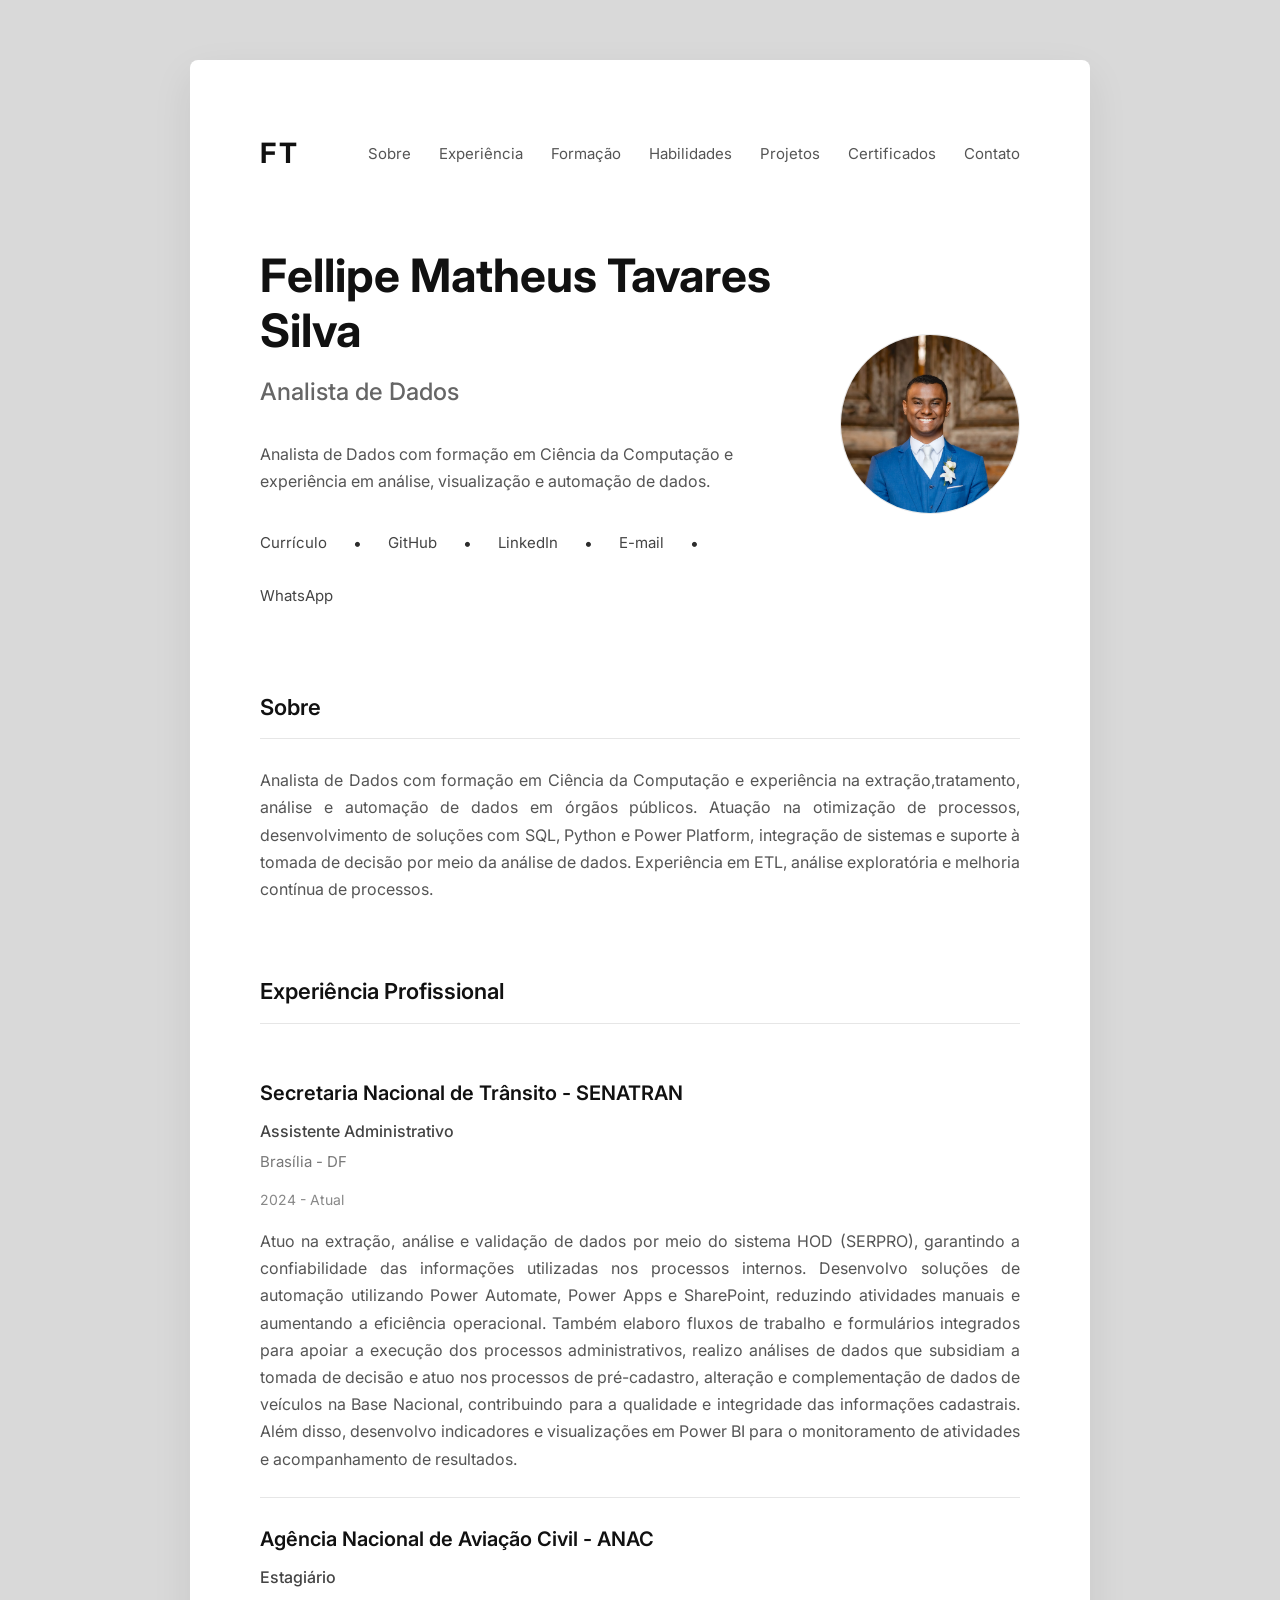
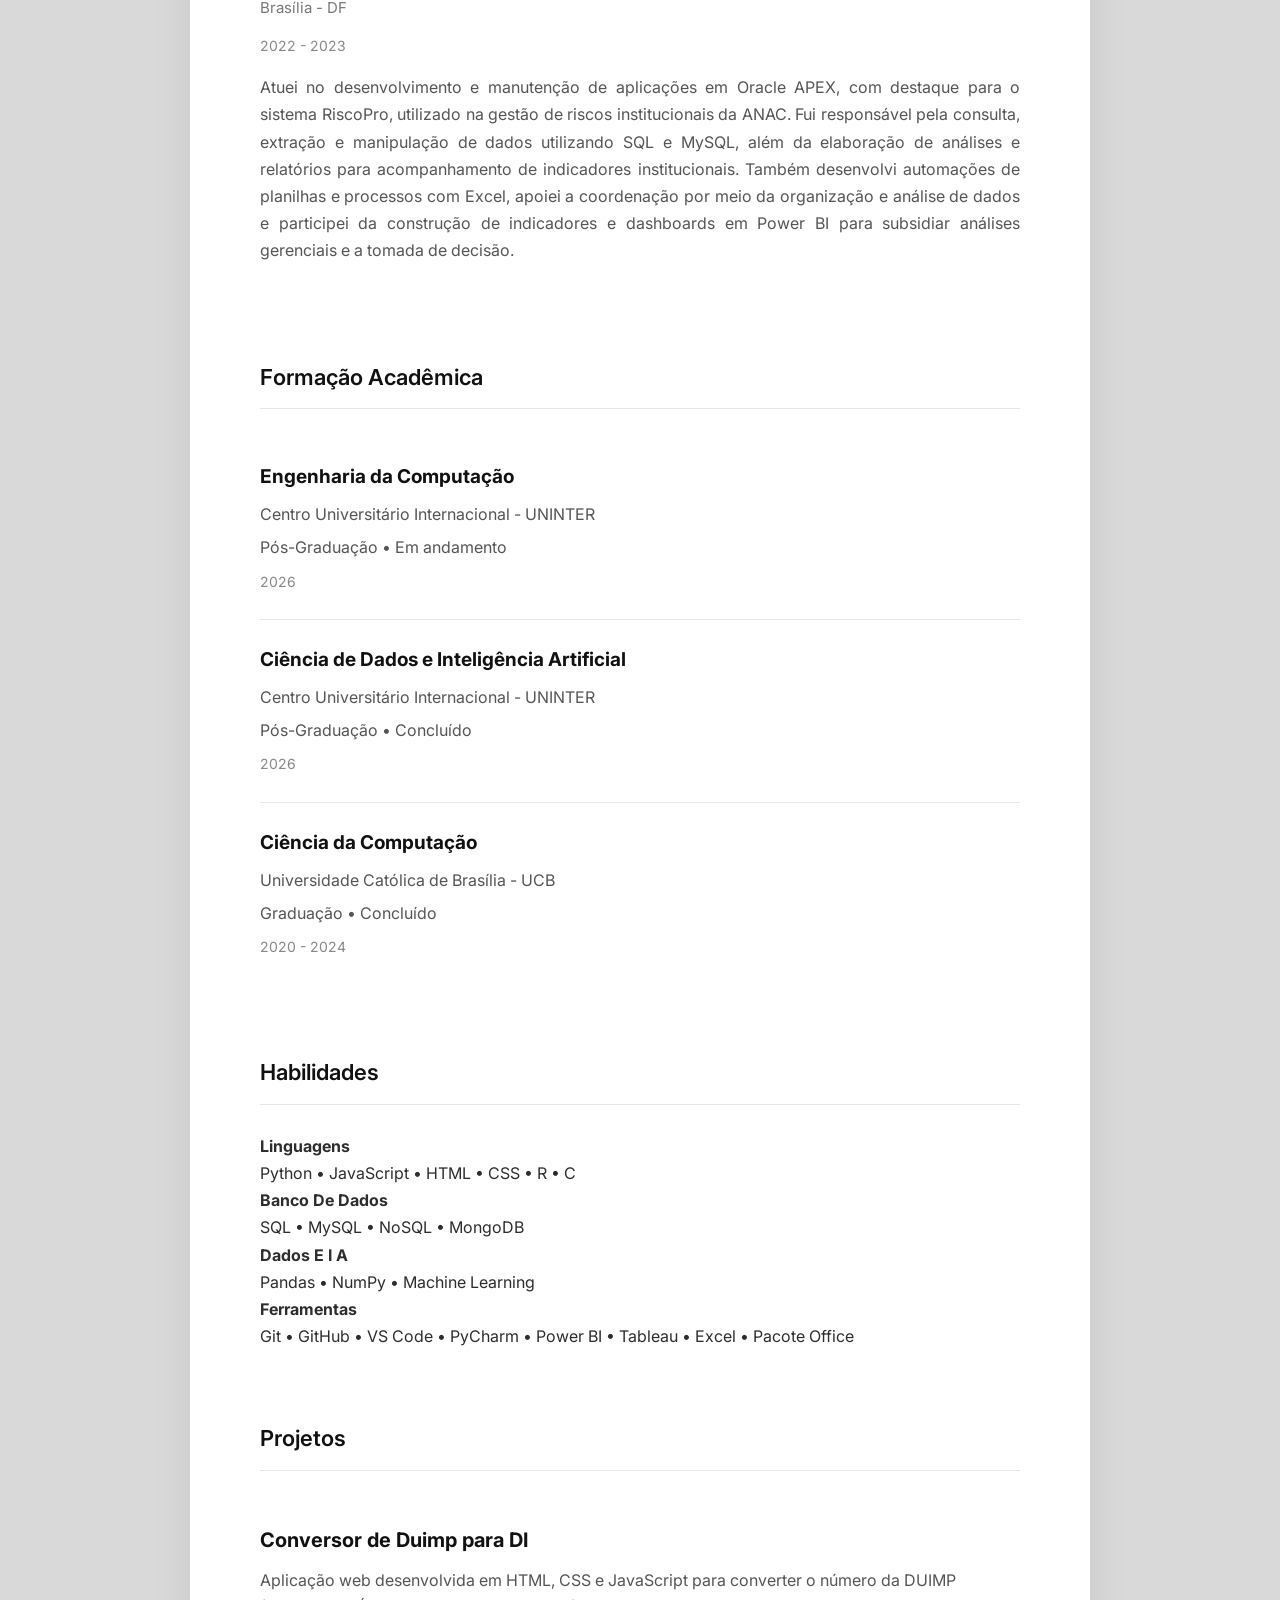
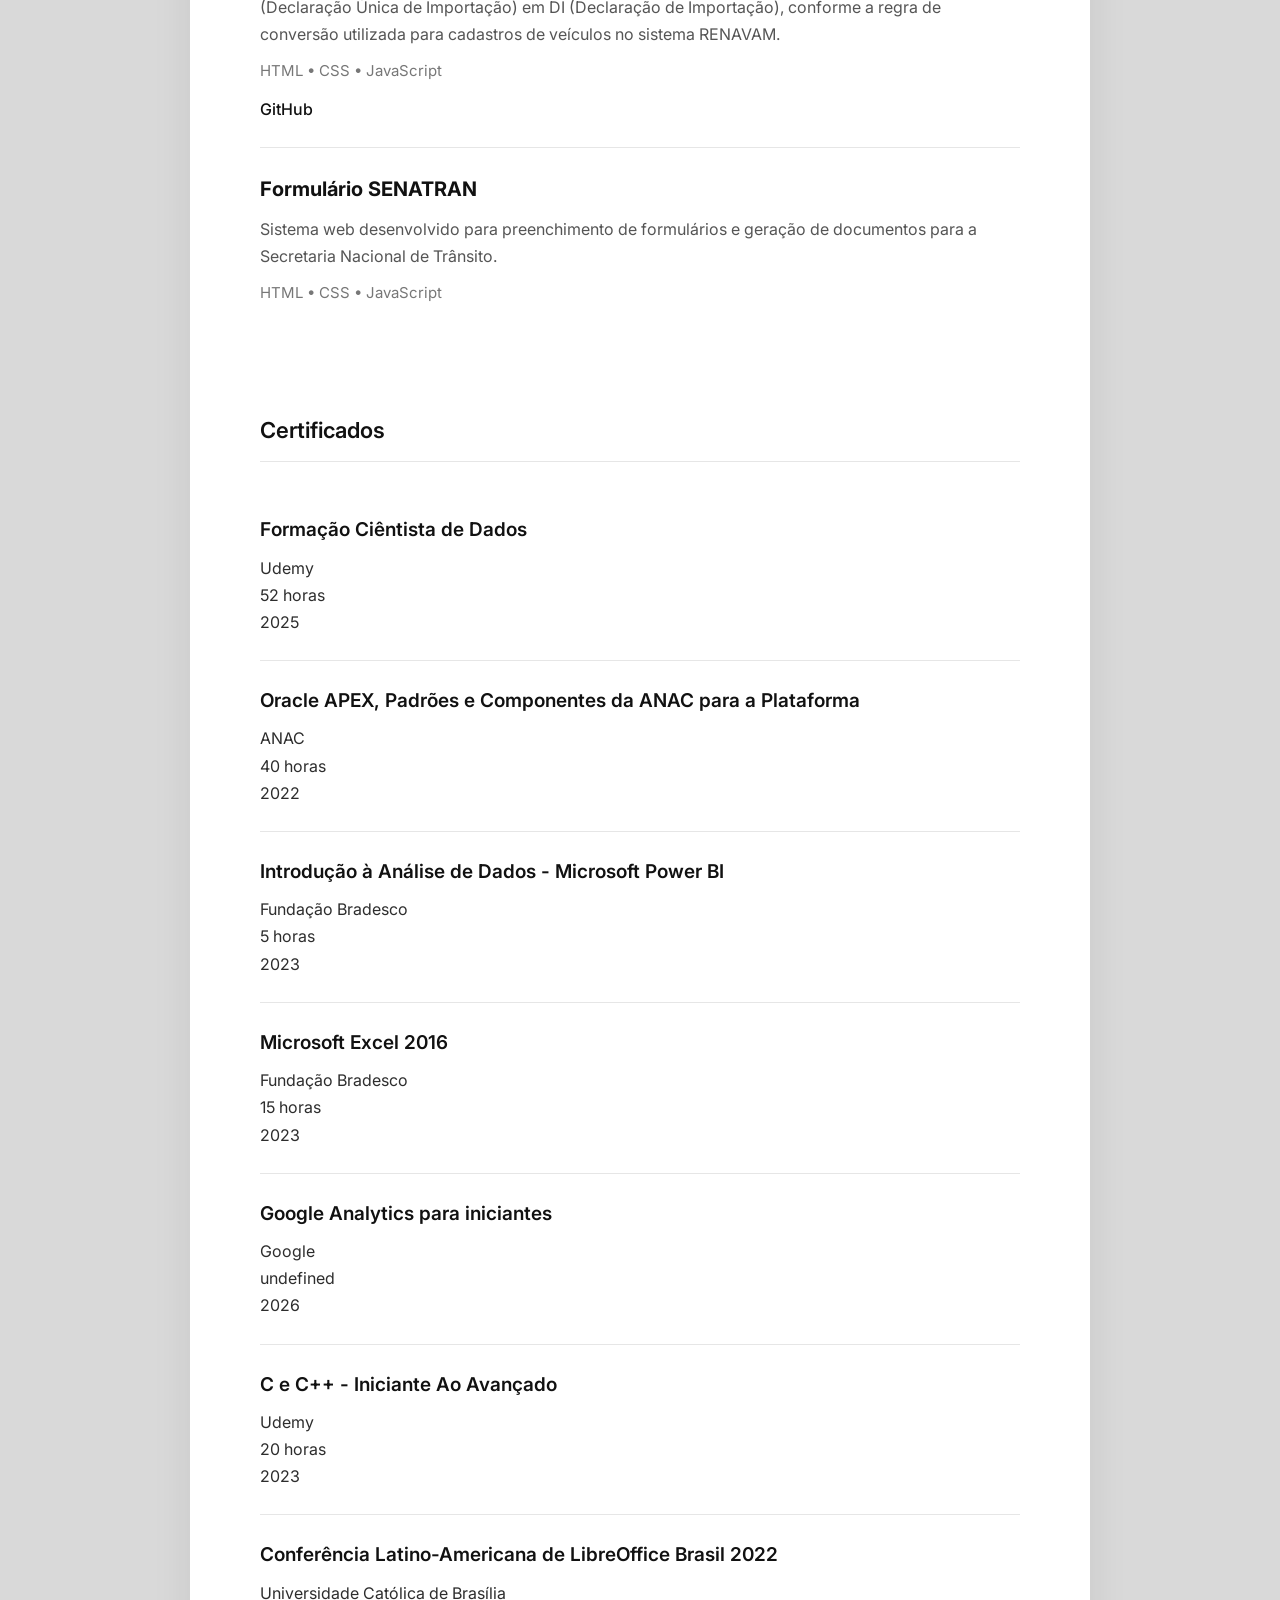
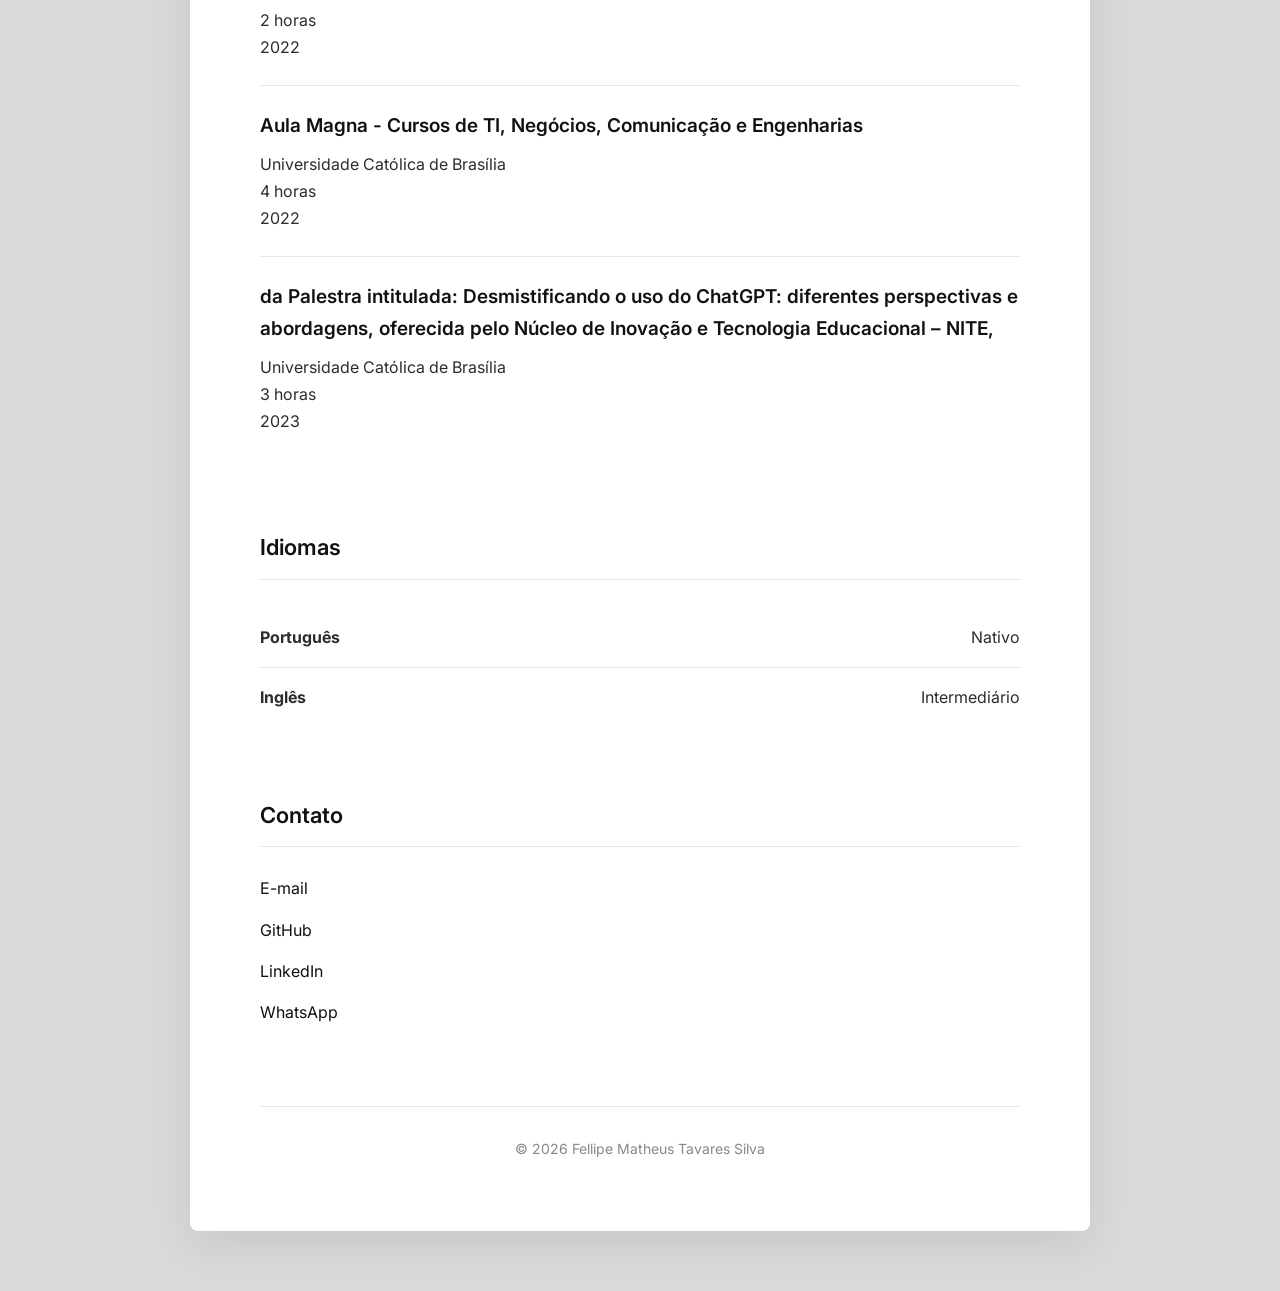
<file: index.html>
<!DOCTYPE html>
<html lang="pt-BR">

<head>

    <meta charset="UTF-8">

    <meta name="viewport"
          content="width=device-width, initial-scale=1.0">

    <title>Fellipe Matheus Tavares Silva</title>

    <meta name="description"
          content="Currículo Online de Fellipe Matheus Tavares Silva">

    <meta name="author"
          content="Fellipe Matheus Tavares Silva">

    <link rel="preconnect"
          href="https://fonts.googleapis.com">

    <link rel="preconnect"
          href="https://fonts.gstatic.com"
          crossorigin>

    <link href="https://fonts.googleapis.com/css2?family=Inter:wght@300;400;500;600;700&display=swap"
          rel="stylesheet">

    <link rel="stylesheet"
          href="style.css">

</head>

<body>

<div class="page">

<!-- =====================================================
HEADER
===================================================== -->

<header>

    <div class="logo">

        FT

    </div>

    <nav>

        <a href="#sobre">Sobre</a>

        <a href="#experiencias">Experiência</a>

        <a href="#formacao">Formação</a>

        <a href="#habilidades">Habilidades</a>

        <a href="#projetos">Projetos</a>

        <a href="#certificados">Certificados</a>

        <a href="#contato">Contato</a>

    </nav>

</header>

<!-- =====================================================
PERFIL
===================================================== -->

<section class="hero">

    <div class="hero-text">

        <h1 id="nome"></h1>

        <h2 id="cargo"></h2>

        <p id="descricao"></p>

        <div class="links">

            <a id="curriculo"
               target="_blank">

                Currículo

            </a>

            <span>•</span>

            <a id="github"
               target="_blank">

                GitHub

            </a>

            <span>•</span>

            <a id="linkedin"
               target="_blank">

                LinkedIn

            </a>

            <span>•</span>

            <a id="email">

                E-mail

            </a>

            <span>•</span>

            <a id="whatsapp"
               target="_blank">

                WhatsApp

            </a>

        </div>

    </div>

    <div class="hero-photo">

        <img
            id="fotoPerfil"
            src=""
            alt="Foto de perfil">

    </div>

</section>

<!-- =====================================================
SOBRE
===================================================== -->

<section id="sobre">

    <h3>Sobre</h3>

    <p id="sobreResumo"></p>

</section>

<!-- =====================================================
EXPERIÊNCIA
===================================================== -->

<section id="experiencias">

    <h3>Experiência Profissional</h3>

    <div id="listaExperiencias"></div>

</section>

<!-- =====================================================
FORMAÇÃO
===================================================== -->

<section id="formacao">

    <h3>Formação Acadêmica</h3>

    <div id="listaFormacao"></div>

</section>
<!-- =====================================================
HABILIDADES
===================================================== -->

<section id="habilidades">

    <h3>Habilidades</h3>

    <div id="listaHabilidades"></div>

</section>

<!-- =====================================================
PROJETOS
===================================================== -->

<section id="projetos">

    <h3>Projetos</h3>

    <div id="listaProjetos"></div>

</section>

<!-- =====================================================
CERTIFICADOS
===================================================== -->

<section id="certificados">

    <h3>Certificados</h3>

    <div id="listaCertificados"></div>

</section>

<!-- =====================================================
IDIOMAS
===================================================== -->

<section id="idiomas">

    <h3>Idiomas</h3>

    <div id="listaIdiomas"></div>

</section>

<!-- =====================================================
CONTATO
===================================================== -->

<section id="contato">

    <h3>Contato</h3>

    <div id="listaContato"></div>

</section>

<!-- =====================================================
FOOTER
===================================================== -->

<footer>

    <p>

        © <span id="ano"></span>
        <span id="footerNome"></span>

    </p>

</footer>

</div>

<!-- =====================================================
JAVASCRIPT
===================================================== -->

<script src="dados.js"></script>

<script src="script.js"></script>

</body>

</html>
</file>
<file: style.css>
/* =====================================================
   RESET
===================================================== */

*{
    margin:0;
    padding:0;
    box-sizing:border-box;
}

html{

    scroll-behavior:smooth;

}

body{

    font-family:'Inter',sans-serif;

    background:#d9d9d9;

    color:#2d2d2d;

    line-height:1.7;

    font-size:16px;

    padding:60px 20px;

}

/* =====================================================
   VARIÁVEIS
===================================================== */

:root{

    --cor-fundo:#d9d9d9;

    --cor-pagina:#ffffff;

    --cor-texto:#222222;

    --cor-secundaria:#666666;

    --cor-borda:#e6e6e6;

    --cor-hover:#0f62fe;

    --largura-pagina:900px;

}

/* =====================================================
   PÁGINA
===================================================== */

.page{

    max-width:var(--largura-pagina);

    margin:auto;

    background:var(--cor-pagina);

    padding:70px;

    border-radius:8px;

    box-shadow:

        0 15px 40px rgba(0,0,0,.08);

}

/* =====================================================
   HEADER
===================================================== */

header{

    display:flex;

    justify-content:space-between;

    align-items:center;

    margin-bottom:70px;

}

.logo{

    font-size:28px;

    font-weight:700;

    letter-spacing:3px;

    color:#111;

}

/* =====================================================
   MENU
===================================================== */

nav{

    display:flex;

    gap:28px;

}

nav a{

    color:#555;

    text-decoration:none;

    font-size:15px;

    transition:.25s;

}

nav a:hover{

    color:#111;

}

/* =====================================================
   HERO
===================================================== */

.hero{

    display:flex;

    justify-content:space-between;

    align-items:center;

    gap:60px;

    margin-bottom:80px;

}

.hero-text{

    flex:1;

}

.hero h1{

    font-size:46px;

    font-weight:700;

    line-height:1.2;

    margin-bottom:14px;

    color:#111;

}

.hero h2{

    font-size:24px;

    font-weight:500;

    color:#666;

    margin-bottom:28px;

}

.hero p{

    max-width:620px;

    color:#555;

    margin-bottom:35px;

}

/* =====================================================
   LINKS
===================================================== */

.links{

    display:flex;

    flex-wrap:wrap;

    gap:26px;

}

.links a{

    text-decoration:none;

    color:#444;

    font-size:15px;

    transition:.25s;

    position:relative;

}

.links a::after{

    content:"";

    position:absolute;

    left:0;

    bottom:-4px;

    width:0;

    height:1px;

    background:#111;

    transition:.25s;

}

.links a:hover{

    color:#111;

}

.links a:hover::after{

    width:100%;

}

/* =====================================================
   FOTO
===================================================== */

.hero-photo img{

    width:180px;

    height:180px;

    object-fit:cover;

    border-radius:50%;

    border:1px solid var(--cor-borda);

}
/* =====================================================
   SEÇÕES
===================================================== */

section{

    margin-bottom:70px;

}

section:last-of-type{

    margin-bottom:40px;

}

section h3{

    font-size:22px;

    font-weight:600;

    color:#111;

    margin-bottom:28px;

    padding-bottom:12px;

    border-bottom:1px solid var(--cor-borda);

}

/* =====================================================
   SOBRE
===================================================== */

#sobre p{

    color:#555;

    text-align:justify;

}

/* =====================================================
   EXPERIÊNCIA
===================================================== */

.experiencia{

    padding:24px 0;

    border-bottom:1px solid var(--cor-borda);

}

.experiencia:last-child{

    border-bottom:none;

}

.experiencia h4{

    font-size:20px;

    font-weight:600;

    color:#111;

    margin-bottom:8px;

}

.experiencia .cargo{

    font-size:16px;

    color:#444;

    font-weight:500;

}

.experiencia .local{

    font-size:15px;

    color:#777;

    margin:4px 0;

}

.experiencia .periodo{

    display:inline-block;

    font-size:14px;

    color:#888;

    margin:10px 0 16px;

}

.experiencia p:last-child{

    color:#555;

    text-align:justify;

}

/* =====================================================
   FORMAÇÃO
===================================================== */

.formacao{

    padding:24px 0;

    border-bottom:1px solid var(--cor-borda);

}

.formacao:last-child{

    border-bottom:none;

}

.formacao h4{

    font-size:19px;

    color:#111;

    margin-bottom:8px;

}

.formacao p{

    color:#555;

    margin-bottom:6px;

}

.formacao span{

    color:#888;

    font-size:14px;

}

/* =====================================================
   HABILIDADES
===================================================== */

.habilidade-grupo{

    margin-bottom:30px;

}

.habilidade-grupo:last-child{

    margin-bottom:0;

}

.habilidade-grupo h4{

    font-size:17px;

    font-weight:600;

    color:#111;

    margin-bottom:10px;

}

.habilidade-grupo p{

    color:#555;

    line-height:1.9;

}

/* =====================================================
   LISTAS
===================================================== */

#listaExperiencias,

#listaFormacao,

#listaHabilidades{

    display:flex;

    flex-direction:column;

}

/* =====================================================
   EFEITOS SUAVES
===================================================== */

.experiencia,

.formacao,

.habilidade-grupo{

    transition:.25s ease;

}

.experiencia:hover,

.formacao:hover,

.habilidade-grupo:hover{

    padding-left:10px;

}
/* =====================================================
   PROJETOS
===================================================== */

.projeto{

    padding:24px 0;

    border-bottom:1px solid var(--cor-borda);

}

.projeto:last-child{

    border-bottom:none;

}

.projeto h4{

    font-size:20px;

    color:#111;

    margin-bottom:10px;

}

.projeto p{

    color:#555;

    margin-bottom:10px;

}

.projeto .tecnologias{

    color:#777;

    font-size:15px;

    margin-bottom:12px;

}

.projeto a{

    text-decoration:none;

    color:#111;

    font-weight:500;

    transition:.25s;

}

.projeto a:hover{

    color:var(--cor-hover);

}



/* =====================================================
   CERTIFICADOS
===================================================== */

.certificado{

    padding:24px 0;

    border-bottom:1px solid var(--cor-borda);

}

.certificado:last-child{

    border-bottom:none;

}

.certificado h4{

    margin-bottom:8px;

}

.certificado h4 a{

    text-decoration:none;

    color:#111;

    font-size:19px;

    font-weight:600;

    transition:.25s;

}

.certificado h4 a:hover{

    color:var(--cor-hover);

}



/* =====================================================
   IDIOMAS
===================================================== */

.idioma{

    display:flex;

    justify-content:space-between;

    align-items:center;

    padding:16px 0;

    border-bottom:1px solid var(--cor-borda);

}

.idioma:last-child{

    border-bottom:none;

}

.idioma strong{

    color:#111;

}

.idioma span{

    color:#666;

}



/* =====================================================
   CONTATO
===================================================== */

#listaContato{

    display:flex;

    flex-direction:column;

    gap:14px;

}

#listaContato p{

    color:#555;

}

#listaContato strong{

    color:#111;

}

#listaContato a{

    text-decoration:none;

    color:#111;

    transition:.25s;

}

#listaContato a:hover{

    color:var(--cor-hover);

}



/* =====================================================
   FOOTER
===================================================== */

footer{

    margin-top:80px;

    padding-top:30px;

    border-top:1px solid var(--cor-borda);

}

footer p{

    text-align:center;

    color:#888;

    font-size:14px;

}



/* =====================================================
   RESPONSIVIDADE
===================================================== */

@media (max-width:900px){

    body{

        padding:20px;

    }

    .page{

        padding:40px;

    }

    header{

        flex-direction:column;

        gap:30px;

        text-align:center;

    }

    nav{

        flex-wrap:wrap;

        justify-content:center;

        gap:18px;

    }

    .hero{

        flex-direction:column-reverse;

        text-align:center;

        gap:40px;

    }

    .hero p{

        margin-left:auto;

        margin-right:auto;

    }

    .links{

        justify-content:center;

    }

    .hero-photo img{

        width:150px;

        height:150px;

    }

}



@media (max-width:600px){

    .page{

        padding:30px;

    }

    .hero h1{

        font-size:34px;

    }

    .hero h2{

        font-size:20px;

    }

    section h3{

        font-size:20px;

    }

}
</file>
